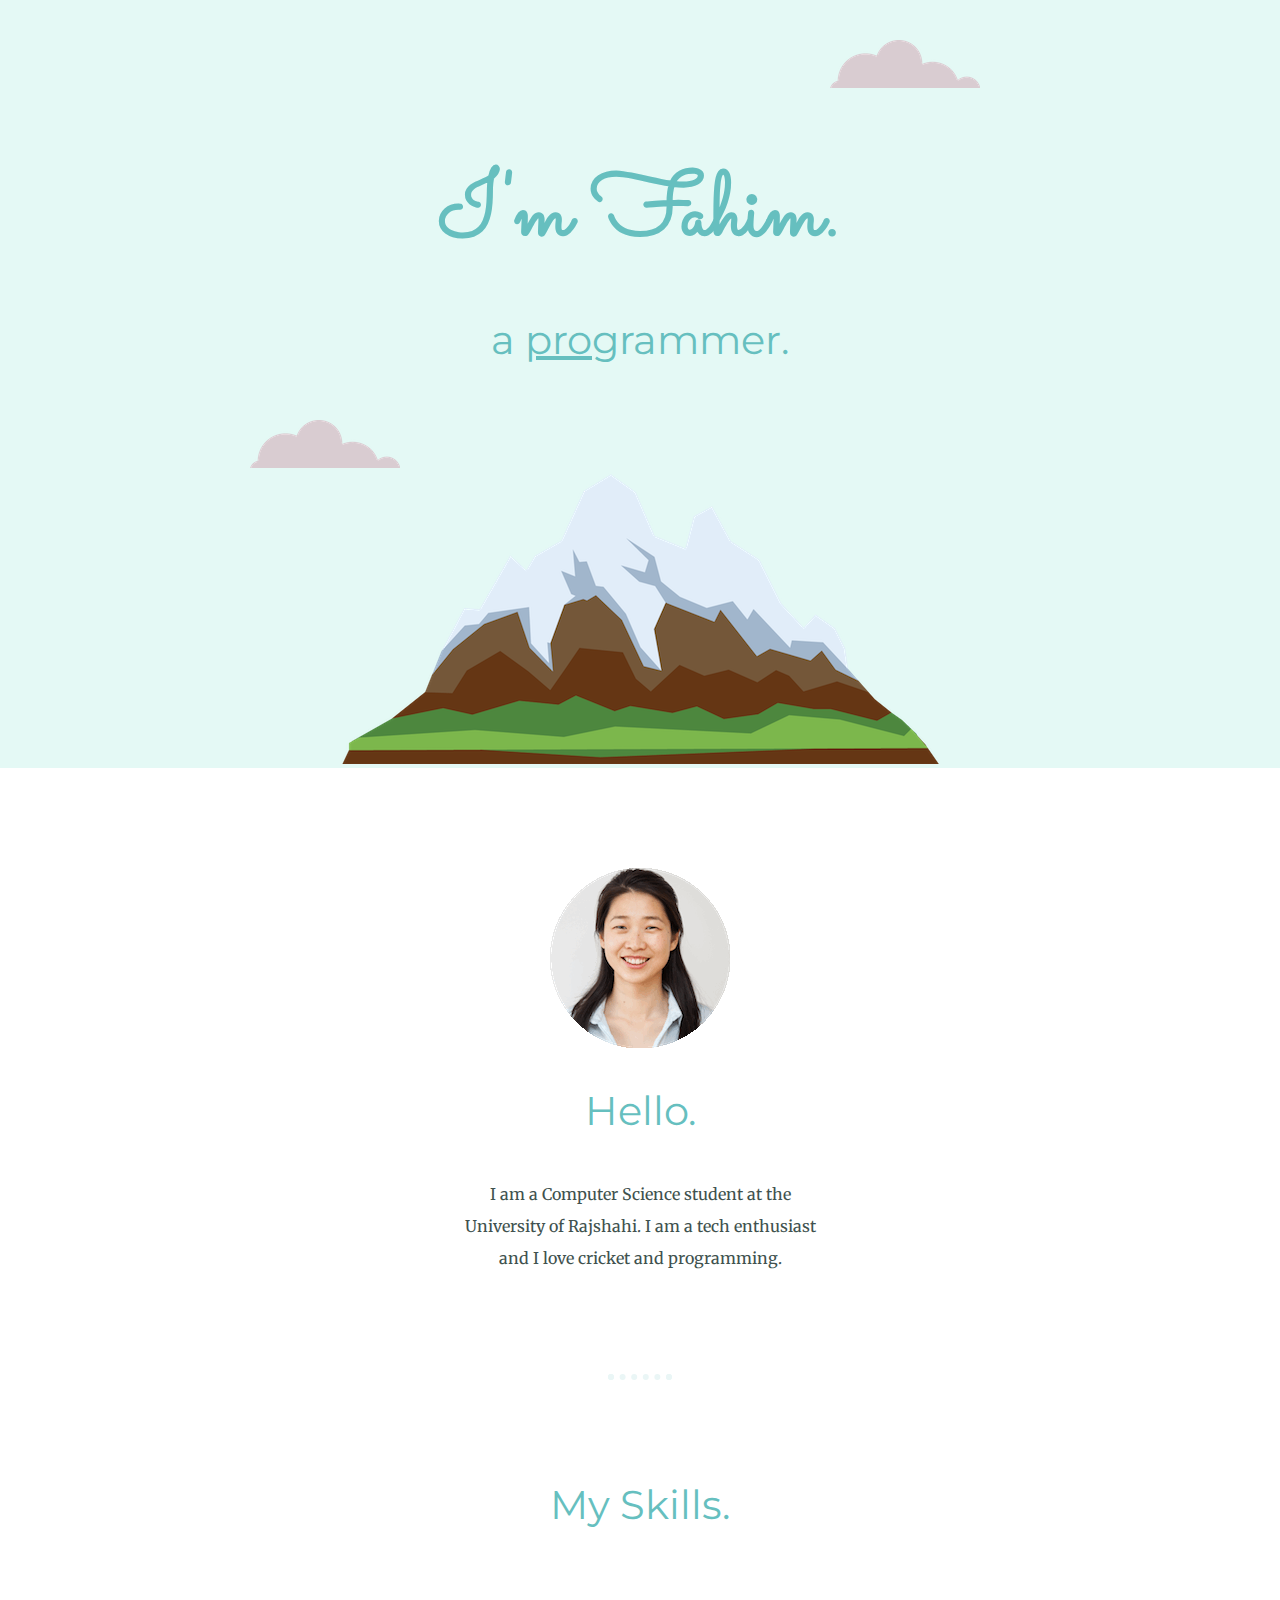
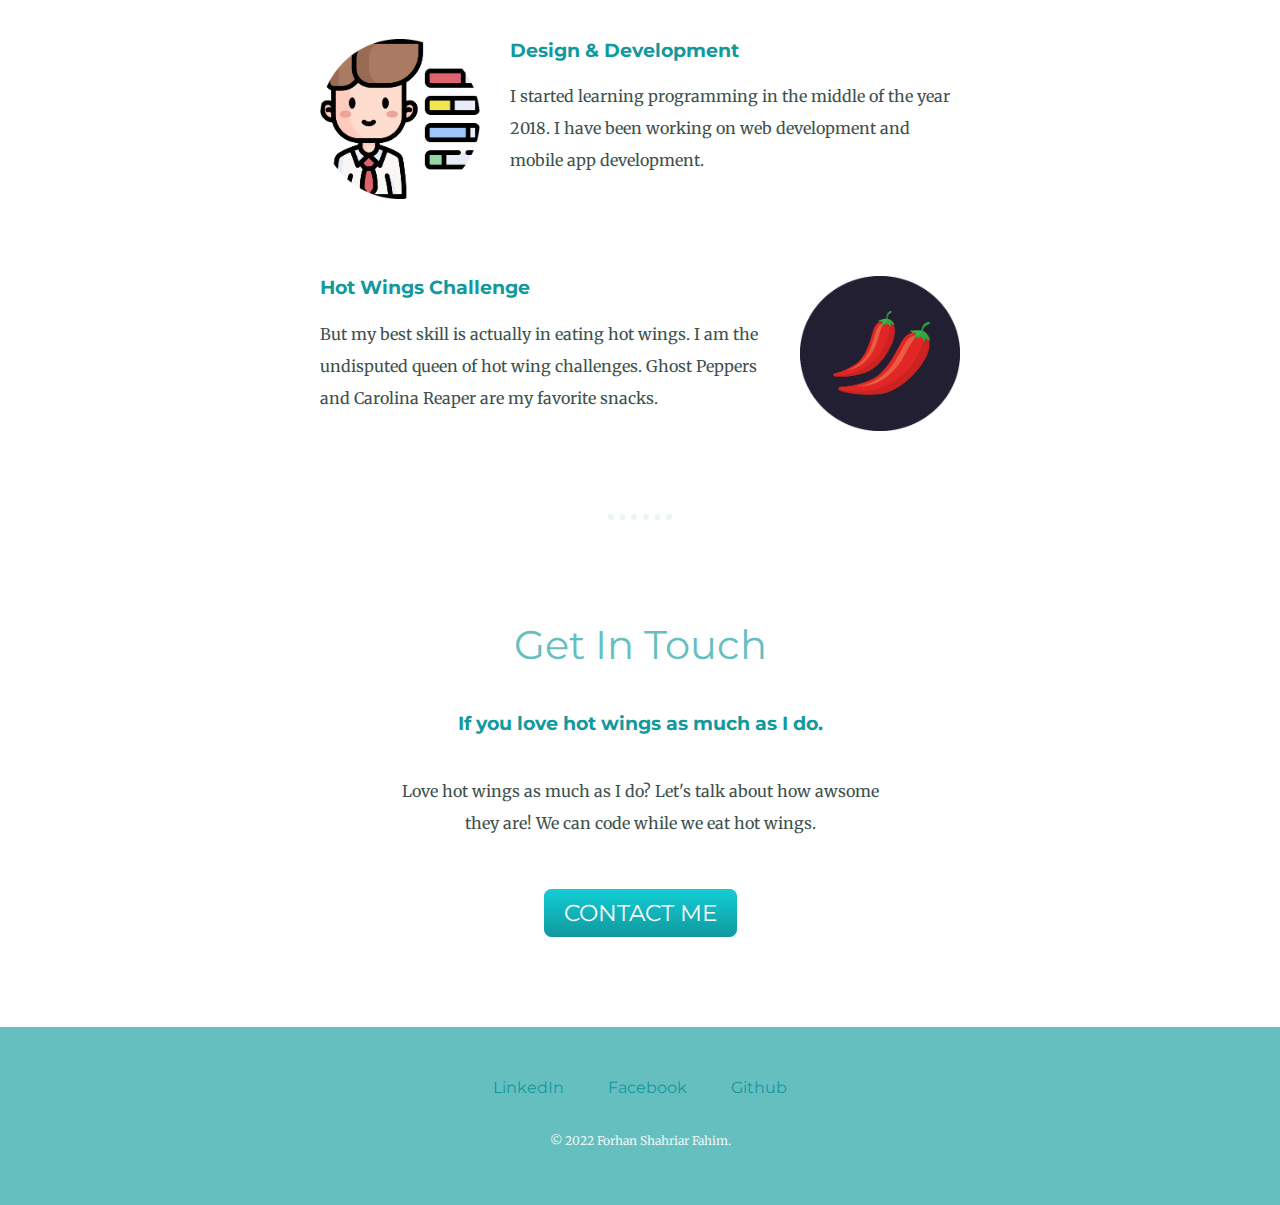
<file: CSS - My Site/index.html>
<!DOCTYPE html>
<html lang="en">
  <head>
    <meta charset="UTF-8" />
    <meta http-equiv="X-UA-Compatible" content="IE=edge" />
    <meta name="viewport" content="width=device-width, initial-scale=1.0" />
    <title>Forhan Shahriar Fahim</title>
    <link rel="stylesheet" href="css/styles.css" />
    <link rel="icon" type="image/x-icon" href="favicon.ico" />
    <link rel="preconnect" href="https://fonts.googleapis.com" />
    <link rel="preconnect" href="https://fonts.gstatic.com" crossorigin />
    <link
      href="https://fonts.googleapis.com/css2?family=Merriweather&family=Montserrat&family=Sacramento&display=swap"
      rel="stylesheet"
    />
  </head>
  <body>
    <div class="top-container">
      <img class="top-cloud" src="images/cloud.png" alt="cloud-img" />
      <h1>I'm Fahim.</h1>
      <h2>a <span class="pro">pro</span>grammer.</h2>
      <img class="bottom-cloud" src="images/cloud.png" alt="cloud-img" />
      <img src="images/mountain.png" alt="mountain-img" />
    </div>
    <div class="middle-container">
      <div class="profile">
        <img src="images/angela.png" alt="angela-img" />
        <h2>Hello.</h2>
        <p class="intro">
        I am a Computer Science student at the University of Rajshahi. I am a tech enthusiast and I love cricket and programming.  
        </p>
      </div>
      <hr />
      <div class="skills">
        <h2>My Skills.</h2>
        <div class="skill-row">
          <img class="code-img" src="images/skills.jpg" alt="code-img" />
          <h3>Design & Development</h3>  
          <p>
           I started learning programming in the middle of the year 2018. I have been working on web development and mobile app development.
          </p>
        </div>
        <div class="skill-row">
          <img class="chilli-ima" src="images/chillies.png" alt="chillies-png" />
          <h3>Hot Wings Challenge</h3>
          <p>
            But my best skill is actually in eating hot wings. I am the undisputed queen of hot wing challenges. Ghost Peppers and Carolina Reaper are my favorite snacks.
          </p>
        </div>
      </div>
      <hr />
      <div class="contact-me">
        <h2>Get In Touch</h2>
        <h3>If you love hot wings as much as I do.</h3>
        <p class="contact-message">
          Love hot wings as much as I do? Let's talk about how awsome they are! We can code while we eat hot wings.
        </p>
        <a class="btn" href="mailto:forhan.shahriar.fahim@gmail.com">CONTACT ME</a>
      </div>
    </div>

    <div class="bottom-container">
      <a class="footer-link" href="https://www.linkedin.com/in/forhan-shahriar-fahim/">LinkedIn</a>
      <a class="footer-link" href="https://www.facebook.com/forhanshahriar.fahim/">Facebook</a>
      <a class="footer-link" href="https://github.com/ForhanShahriarFahim">Github</a>
      <p class="copyright">© 2022 Forhan Shahriar Fahim.</p>
    </div>
  </body>
</html>
</file>
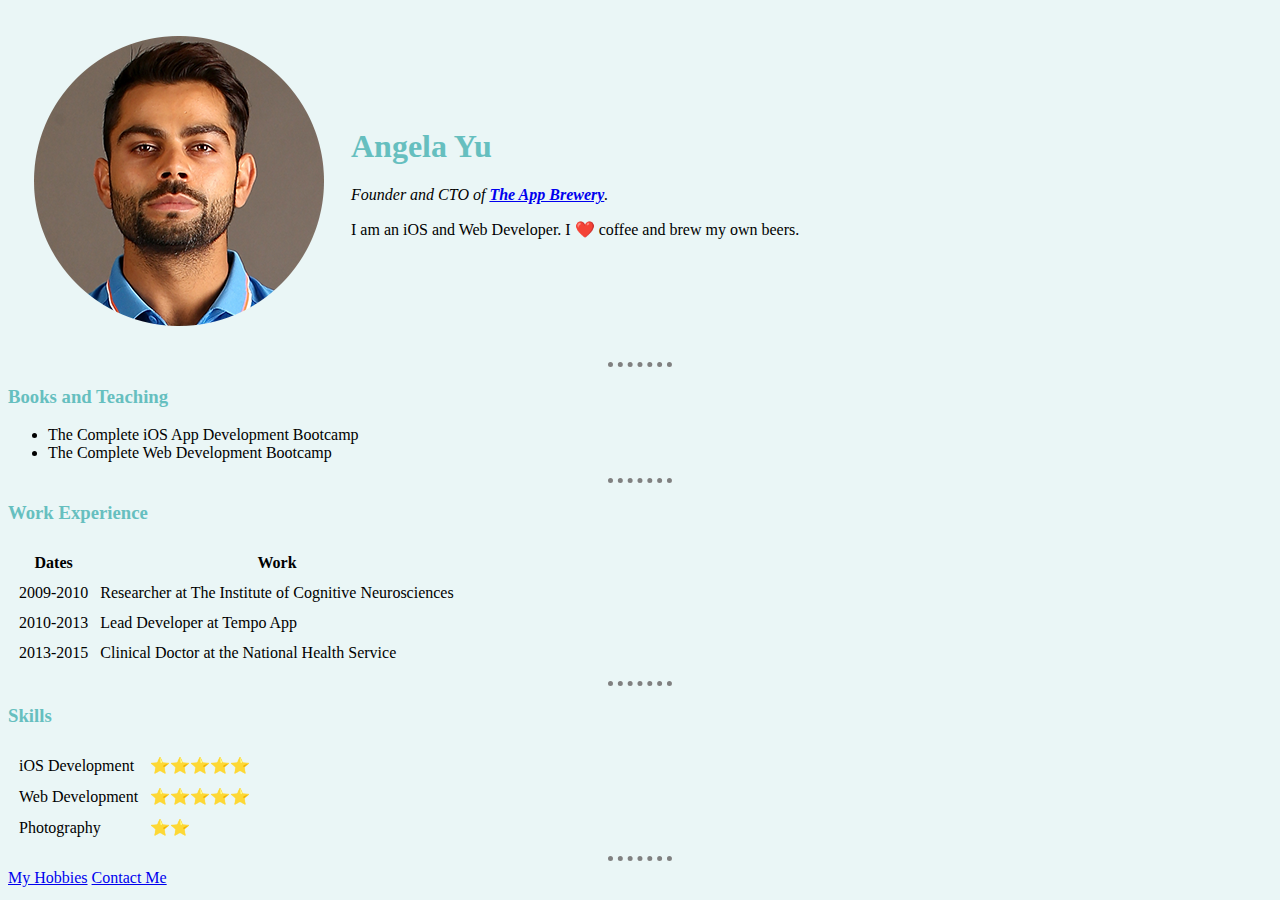
<file: HTML Personal Site/index.html>
<!DOCTYPE html>
<html>
  <head>
    <meta charset="utf-8">
    <title>Angela's Personal Site</title>
    <link rel="stylesheet" href="css/styles.css">
  </head>

  <body>
    <table cellspacing="20">
      <tr>
        <td><img src="images/virat.png" alt="angela profile picture"></td>
        <td><h1>Angela Yu</h1>
        <p><em>Founder and CTO of <strong><a href="https://www.appbrewery.co/">The App Brewery</a></strong>.</em></p>
        <p>I am an iOS and Web Developer. I ❤️ coffee and brew my own beers.</p></td>
      </tr>
    </table>
    <hr>
    <h3>Books and Teaching</h3>
    <ul>
      <li>The Complete iOS App Development Bootcamp</li>
      <li>The Complete Web Development Bootcamp</li>
    </ul>
    <hr>
    <h3>Work Experience</h3>
    <table cellspacing="10">
      <thead>
        <tr>
          <th>Dates</th>
          <th>Work</th>
        </tr>
      </thead>
      <tbody>
        <tr>
          <td>2009-2010</td>
          <td>Researcher at The Institute of Cognitive Neurosciences</td>
        </tr>
        <tr>
          <td>2010-2013</td>
          <td>Lead Developer at Tempo App</td>
        </tr>
        <tr>
          <td>2013-2015</td>
          <td>Clinical Doctor at the National Health Service</td>
        </tr>
      </tbody>
    </table>
    <hr>
    <h3>Skills</h3>
    <table cellspacing="10">
      <tr>
        <td>iOS Development</td>
        <td>⭐️⭐️⭐️⭐️⭐️</td>
      </tr>
      <tr>
        <td>Web Development</td>
        <td>⭐️⭐️⭐️⭐️⭐️</td>
      </tr>
      <tr>
        <td>Photography</td>
        <td>⭐️⭐️</td>
      </tr>
    </table>
    <hr>
    <a href="hobbies.html">My Hobbies</a>
    <a href="contact-me.html">Contact Me</a>
  </body>
</html>
</file>
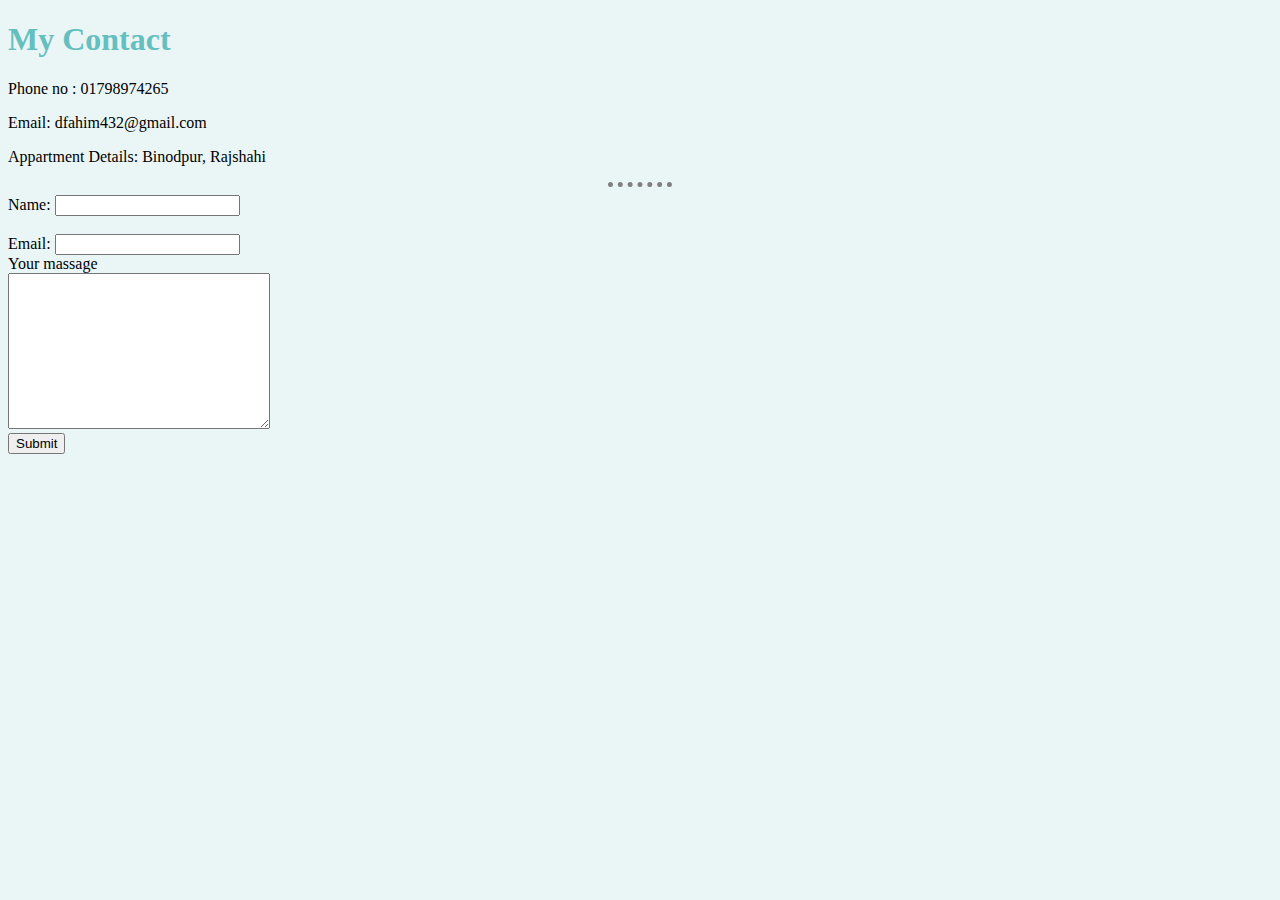
<file: HTML Personal Site/Contact_Me.html>
<!DOCTYPE html>
<html lang="en">
<head>
    <meta charset="UTF-8">
    <meta http-equiv="X-UA-Compatible" content="IE=edge">
    <meta name="viewport" content="width=device-width, initial-scale=1.0">
    <title>Document</title>
    <link rel="stylesheet" href="css/styles.css">
</head>
<body>
    <h1>My Contact</h1>
    <p>Phone no : 01798974265</p>
    <p>Email: dfahim432@gmail.com</p>
    <p>Appartment Details: Binodpur, Rajshahi</p>
    <hr>

    <form action="mailto:dfahim432@gmail.com" method="post" enctype="text/plain">
        <label for="Name">Name:</label>
        <input type="text" name="YourName" value="" >
        <br>
        <br>
        <label for="">Email:</label>
        <input type="text" name="YourEmail" value="" >
        <br>

        <label for="">Your massage</label>
        <br>
        <textarea name="YourMassage" id="" cols="30" rows="10"></textarea>
        <br>
        <input type="submit" name="">
        
    </form>    
</body>
</html>
</file>
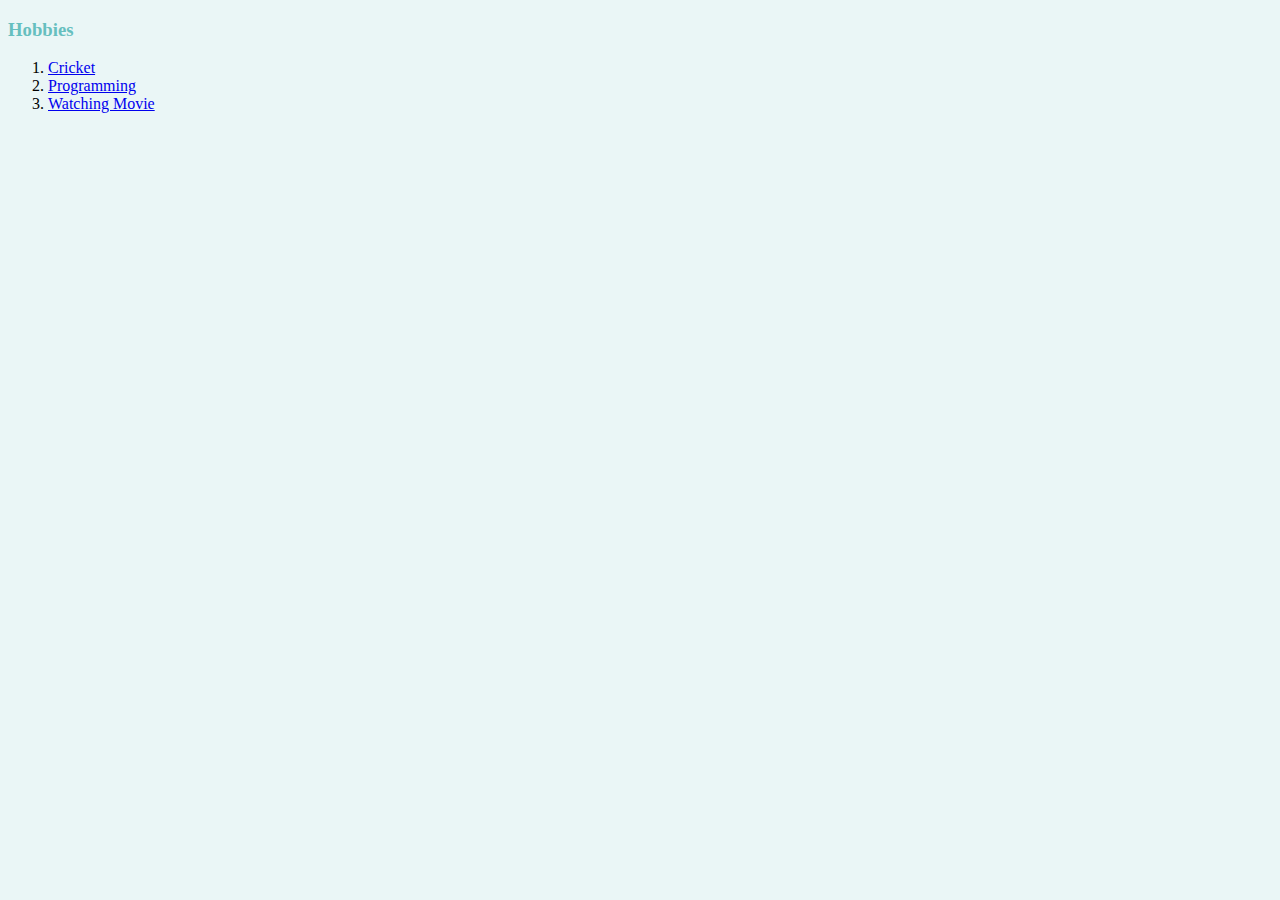
<file: HTML Personal Site/hobbies.html>
<!DOCTYPE html>
<html lang="en">
<head>
    <meta charset="UTF-8">
    <meta http-equiv="X-UA-Compatible" content="IE=edge">
    <meta name="viewport" content="width=device-width, initial-scale=1.0">
    <title>Document</title>
    <link rel="stylesheet" href="css/styles.css">
</head>
<body>
    <h3>Hobbies</h3>
    <ol>
        <li><a href="https://resources.pulse.icc-cricket.com/photo-resources/2022/01/22/320207cb-a0b3-4946-a0ba-20333756ae2f/1366261232.jpg?width=2000&height=1125.jpg">Cricket</a></li>
        <li><a href="https://www.freecodecamp.org/news/content/images/2021/08/chris-ried-ieic5Tq8YMk-unsplash.jpg">Programming</a></li>
        <li><a href="https://st3.depositphotos.com/7874342/13668/v/600/depositphotos_136681074-stock-illustration-young-couple-watching-a-movie.jpg">Watching Movie</a></li>
    </ol>
</body>
</html>
</file>
<file: CSS - My Site/css/styles.css>
body{
    color: #40514E;
    margin: 0;
    text-align: center;
    font-family: 'Merriweather', serif;      
}

h1{
    color: #66BFBF;
    font-size: 5.625rem;    
    margin: 50px auto 0 auto;
    font-family: 'Sacramento', cursive;
  
}
h2{
    color: #66BFBF;
    font-size: 2.5rem;
    font-family: 'Montserrat', sans-serif;
    font-weight: normal;
    padding-bottom: 10px;
}

h3{
    color: #11999E;
    font-family: 'Montserrat', sans-serif;
}
p{
    line-height: 2;
}

hr{
    border: dotted #EAF6F6 6px;
    border-bottom: none;
    width: 4%;
    margin: 100px auto;

}

a{
    color:#11999E;
    font-family: 'Montserrat', sans-serif;
    margin: 10px 20px;
    text-decoration: none;
}

a:hover{
    color: #EAF6F6;
}

.top-container{
    background-color: #E4F9F5;
    position: relative;
    padding-top: 100px;
}

.middle-container{
    margin: 100px 0;
}

.bottom-container{
    background-color:#66BFBF ;
    padding: 50px 0 20px;
}

.skill-row{
    
    width: 50%;
    margin: 100px auto 100px auto;
    text-align: left;    
    
}


.pro{
    text-decoration: underline;
}

.intro{
    width: 30%;
    margin: auto;
}

.top-cloud{
    position: absolute;
    right: 300px;
    top: 40px;
}

.bottom-cloud{
    position: absolute;
    left: 250px;
    bottom: 300px;
}

.code-img{
    width: 25%;
    float: left;
    margin-right: 30px;
}

.chilli-ima{
    width: 25%;
    float: right;
    margin-left: 30px;
}

.btn {
  background: #11cdd4;
  background-image: -webkit-linear-gradient(top, #11cdd4, #11999e);
  background-image: -moz-linear-gradient(top, #11cdd4, #11999e);
  background-image: -ms-linear-gradient(top, #11cdd4, #11999e);
  background-image: -o-linear-gradient(top, #11cdd4, #11999e);
  background-image: linear-gradient(to bottom, #11cdd4, #11999e);
  -webkit-border-radius: 8;
  -moz-border-radius: 8;
  border-radius: 8px;
  font-family: 'Montserrat', sans-serif;
  color: #ffffff;
  font-size: 23px;
  padding: 10px 20px 10px 20px;
  text-decoration: none;
}

.btn:hover {
  background: #30e3cb;
  background-image: -webkit-linear-gradient(top, #30e3cb, #2bc4ad);
  background-image: -moz-linear-gradient(top, #30e3cb, #2bc4ad);
  background-image: -ms-linear-gradient(top, #30e3cb, #2bc4ad);
  background-image: -o-linear-gradient(top, #30e3cb, #2bc4ad);
  background-image: linear-gradient(to bottom, #30e3cb, #2bc4ad);
  text-decoration: none;
}

.footer-link{
    color: #11999E;
}

.contact-message{
    width: 40%;
    margin: 40px auto 60px;
}

.copyright{
    color:#EAF6F6;
    font-size: 0.75rem;
    padding: 20px 0;
}
</file>
<file: HTML Personal Site/css/styles.css>
body {
  background-color: #eaf6f6;
}

hr {
  border-style: none;
  border-top-style: dotted;
  border-color: grey;
  border-width: 5px;
  width: 5%;
}

h1{
    color: #66BFBF;
}
h3{
    color: #66BFBF;
}
</file>
